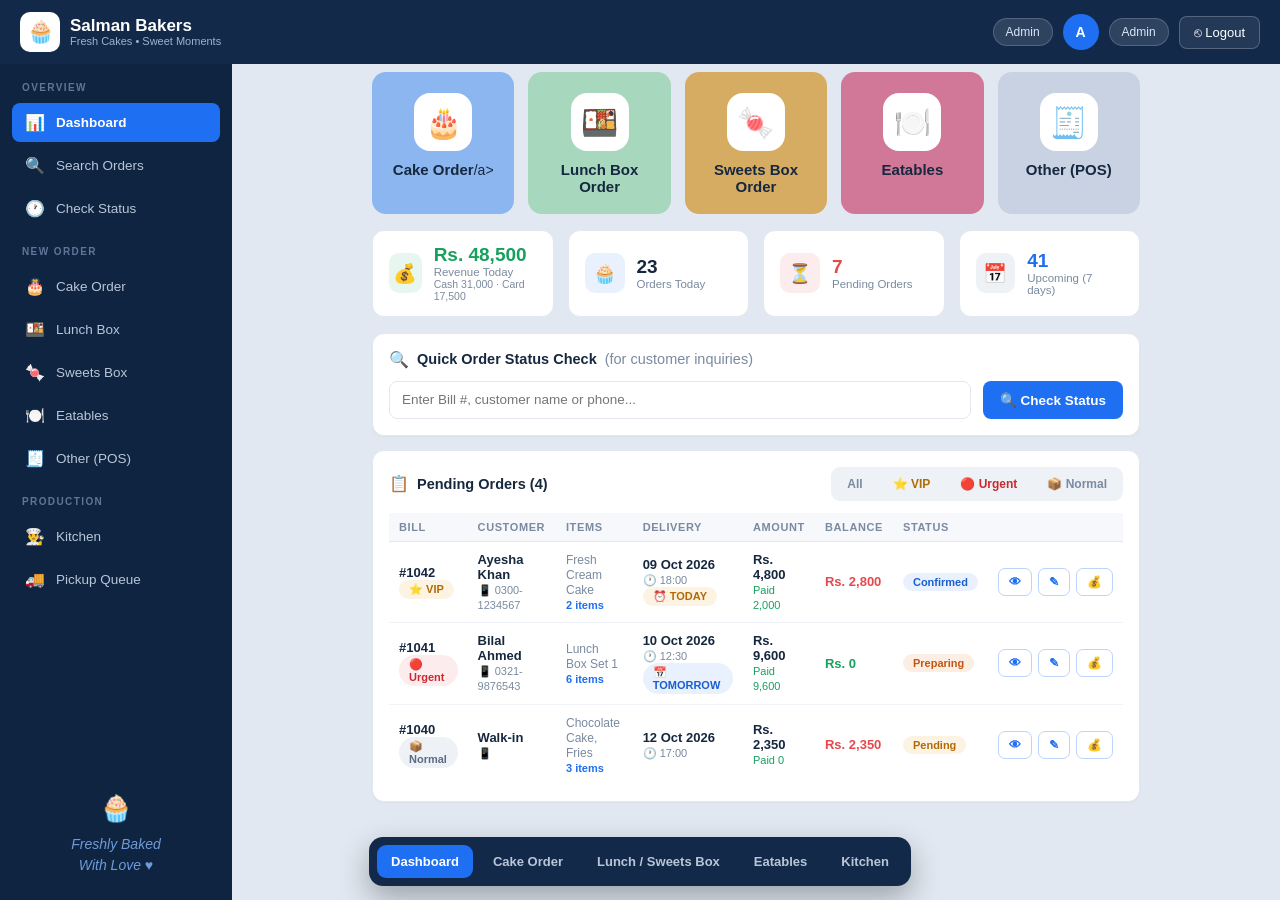
<file: preview/index.html>
<!DOCTYPE html>
<!-- ============================================================
     STATIC VISUAL PREVIEW ONLY (not part of the app).
     Mirrors the new PHP screens with sample data so the look can
     be approved before deploying. Real screens: dashboard.php,
     order_cake.php, order_box.php, order_eatables.php, index.php
     ============================================================ -->
<html>

<head>
    <meta charset="UTF-8">
    <meta name="viewport" content="width=device-width, initial-scale=1">
    <title>New UI Preview — Salman Bakers POS</title>
    <link rel="stylesheet" href="../assets/app.css">
    <style>
        .view {
            display: none;
        }

        .view.on {
            display: block;
        }

        .viewswitch {
            position: fixed;
            bottom: 14px;
            left: 50%;
            transform: translateX(-50%);
            z-index: 400;
            background: #12294a;
            padding: 8px;
            border-radius: 14px;
            display: flex;
            gap: 6px;
            box-shadow: 0 12px 30px rgba(0, 0, 0, .3);
        }

        .viewswitch button {
            border: none;
            background: transparent;
            color: #b9c6d8;
            padding: 9px 14px;
            border-radius: 9px;
            font-size: 13px;
            font-weight: 600;
            cursor: pointer;
        }

        .viewswitch button.on {
            background: #1f6ff2;
            color: #fff;
        }

        body {
            padding-bottom: 70px;
        }
    </style>
</head>

<body>

    <div class="app-topbar">
        <div class="app-brand">
            <div class="logo">🧁</div>
            <div>
                <h1>Salman Bakers</h1><small>Fresh Cakes • Sweet Moments</small>
            </div>
        </div>
        <div class="app-top-right">
            <span class="app-chip">Admin</span>
            <span class="app-avatar">A</span>
            <span class="app-chip">Admin</span>
            <a class="app-btn-logout" href="#">⎋ Logout</a>
        </div>
    </div>

    <div class="app-layout">
        <nav class="app-sidebar">
            <div class="grp">Overview</div>
            <a class="app-nav-item" id="nav-dash" href="#" onclick="show('dash');return false;"><span
                    class="ic">📊</span> Dashboard</a>
            <a class="app-nav-item" href="#"><span class="ic">🔍</span> Search Orders</a>
            <a class="app-nav-item" href="#"><span class="ic">🕐</span> Check Status</a>
            <div class="grp">New Order</div>
            <a class="app-nav-item" id="nav-cake" href="#" onclick="show('cake');return false;"><span
                    class="ic">🎂</span> Cake Order</a>
            <a class="app-nav-item" id="nav-box" href="#" onclick="show('box');return false;"><span class="ic">🍱</span>
                Lunch Box</a>
            <a class="app-nav-item" href="#" onclick="show('box');return false;"><span class="ic">🍬</span> Sweets
                Box</a>
            <a class="app-nav-item" id="nav-eat" href="#" onclick="show('eat');return false;"><span
                    class="ic">🍽️</span> Eatables</a>
            <a class="app-nav-item" href="#"><span class="ic">🧾</span> Other (POS)</a>
            <div class="grp">Production</div>
            <a class="app-nav-item" href="#"><span class="ic">👨‍🍳</span> Kitchen</a>
            <a class="app-nav-item" href="#"><span class="ic">🚚</span> Pickup Queue</a>
            <div class="love"><span class="big">🧁</span>Freshly Baked<br>With Love ♥</div>
        </nav>

        <main class="app-main">

            <!-- ================= DASHBOARD ================= -->
            <section class="view on" id="v-dash">
                <div class="quick-grid">
                    <a class="quick-card qc-blue" href="#" onclick="show('cake');return false;"><span
                            class="q-arrow">→</span><span class="q-ic">🎂</span><span class="q-lb">Cake Order</span>/a>
                        <a class="quick-card qc-green" href="#" onclick="show('box');return false;"><span
                                class="q-arrow">→</span><span class="q-ic">🍱</span><span class="q-lb">Lunch Box
                                Order</span></a>
                        <a class="quick-card qc-amber" href="#" onclick="show('box');return false;"><span
                                class="q-arrow">→</span><span class="q-ic">🍬</span><span class="q-lb">Sweets Box
                                Order</span></a>
                        <a class="quick-card qc-pink" href="#" onclick="show('eat');return false;"><span
                                class="q-arrow">→</span><span class="q-ic">🍽️</span><span
                                class="q-lb">Eatables</span></a>
                        <a class="quick-card qc-slate" href="#"><span class="q-arrow">→</span><span
                                class="q-ic">🧾</span><span class="q-lb">Other (POS)</span></a>
                </div>

                <div class="mini-stats">
                    <div class="mini-stat"><span class="ic" style="background:#e7f7ef;">💰</span>
                        <div>
                            <div class="n" style="color:var(--green);">Rs. 48,500</div>
                            <div class="l">Revenue Today</div>
                            <div class="s">Cash 31,000 · Card 17,500</div>
                        </div>
                    </div>
                    <div class="mini-stat"><span class="ic" style="background:#eaf1fe;">🧁</span>
                        <div>
                            <div class="n">23</div>
                            <div class="l">Orders Today</div>
                        </div>
                    </div>
                    <div class="mini-stat"><span class="ic" style="background:#fdecee;">⏳</span>
                        <div>
                            <div class="n" style="color:var(--red);">7</div>
                            <div class="l">Pending Orders</div>
                        </div>
                    </div>
                    <div class="mini-stat"><span class="ic" style="background:#eef1f6;">📅</span>
                        <div>
                            <div class="n" style="color:var(--blue);">41</div>
                            <div class="l">Upcoming (7 days)</div>
                        </div>
                    </div>
                </div>

                <div class="card mt16">
                    <div class="card-title"><span class="ic">🔍</span> Quick Order Status Check <span class="muted"
                            style="font-weight:400;">(for customer inquiries)</span></div>
                    <div class="row" style="flex-wrap:nowrap;">
                        <input class="inp" placeholder="Enter Bill #, customer name or phone...">
                        <button class="btn btn-primary" style="flex:0 0 auto;">🔍 Check Status</button>
                    </div>
                </div>

                <div class="card mt16">
                    <div class="card-title"><span class="ic">📋</span> Pending Orders (4)
                        <span class="spacer"></span>
                        <div class="tabs"><button class="active">All</button><button style="color:#b26a05;">⭐
                                VIP</button><button style="color:#c92a2f;">🔴 Urgent</button><button>📦 Normal</button>
                        </div>
                    </div>
                    <table class="tbl">
                        <thead>
                            <tr>
                                <th>Bill</th>
                                <th>Customer</th>
                                <th>Items</th>
                                <th>Delivery</th>
                                <th>Amount</th>
                                <th>Balance</th>
                                <th>Status</th>
                                <th></th>
                            </tr>
                        </thead>
                        <tbody>
                            <tr>
                                <td><strong>#1042</strong><br><span class="bdg prio-vip">⭐ VIP</span></td>
                                <td><strong>Ayesha Khan</strong><br><span class="muted" style="font-size:11px;">📱
                                        0300-1234567</span></td>
                                <td style="max-width:220px;"><span class="muted" style="font-size:12px;">Fresh Cream
                                        Cake</span><br><span style="font-size:11px;color:var(--blue);font-weight:600;">2
                                        items</span></td>
                                <td><strong>09 Oct 2026</strong><br><span class="muted" style="font-size:11px;">🕐
                                        18:00</span> <span class="bdg pending">⏰ TODAY</span></td>
                                <td><strong>Rs. 4,800</strong><br><span class="muted"
                                        style="font-size:11px;color:var(--green);">Paid 2,000</span></td>
                                <td style="color:var(--red);font-weight:700;">Rs. 2,800</td>
                                <td><span class="bdg confirmed">Confirmed</span></td>
                                <td>
                                    <div style="display:flex;gap:6px;"><button
                                            class="btn btn-sm btn-outline">👁</button><button
                                            class="btn btn-sm btn-outline">✎</button><button
                                            class="btn btn-sm btn-outline">💰</button></div>
                                </td>
                            </tr>
                            <tr>
                                <td><strong>#1041</strong><br><span class="bdg prio-urgent">🔴 Urgent</span></td>
                                <td><strong>Bilal Ahmed</strong><br><span class="muted" style="font-size:11px;">📱
                                        0321-9876543</span></td>
                                <td style="max-width:220px;"><span class="muted" style="font-size:12px;">Lunch Box Set
                                        1</span><br><span style="font-size:11px;color:var(--blue);font-weight:600;">6
                                        items</span></td>
                                <td><strong>10 Oct 2026</strong><br><span class="muted" style="font-size:11px;">🕐
                                        12:30</span> <span class="bdg confirmed">📅 TOMORROW</span></td>
                                <td><strong>Rs. 9,600</strong><br><span class="muted"
                                        style="font-size:11px;color:var(--green);">Paid 9,600</span></td>
                                <td style="color:var(--green);font-weight:700;">Rs. 0</td>
                                <td><span class="bdg preparing">Preparing</span></td>
                                <td>
                                    <div style="display:flex;gap:6px;"><button
                                            class="btn btn-sm btn-outline">👁</button><button
                                            class="btn btn-sm btn-outline">✎</button><button
                                            class="btn btn-sm btn-outline">💰</button></div>
                                </td>
                            </tr>
                            <tr>
                                <td><strong>#1040</strong><br><span class="bdg prio-normal">📦 Normal</span></td>
                                <td><strong>Walk-in</strong><br><span class="muted" style="font-size:11px;">📱</span>
                                </td>
                                <td style="max-width:220px;"><span class="muted" style="font-size:12px;">Chocolate Cake,
                                        Fries</span><br><span
                                        style="font-size:11px;color:var(--blue);font-weight:600;">3 items</span></td>
                                <td><strong>12 Oct 2026</strong><br><span class="muted" style="font-size:11px;">🕐
                                        17:00</span></td>
                                <td><strong>Rs. 2,350</strong><br><span class="muted"
                                        style="font-size:11px;color:var(--green);">Paid 0</span></td>
                                <td style="color:var(--red);font-weight:700;">Rs. 2,350</td>
                                <td><span class="bdg pending">Pending</span></td>
                                <td>
                                    <div style="display:flex;gap:6px;"><button
                                            class="btn btn-sm btn-outline">👁</button><button
                                            class="btn btn-sm btn-outline">✎</button><button
                                            class="btn btn-sm btn-outline">💰</button></div>
                                </td>
                            </tr>
                        </tbody>
                    </table>
                </div>
            </section>

            <!-- ================= CAKE ================= -->
            <section class="view" id="v-cake">
                <div class="page-head">
                    <div class="ph-ic">🎂</div>
                    <div>
                        <h2>Create Cake Order</h2>
                        <p>Select category, flavour and other details to create a new cake order.</p>
                    </div>
                    <div class="spacer"></div><a class="btn btn-outline" href="#">＋ New Order</a>
                </div>
                <div class="order-cols">
                    <div>
                        <div class="card">
                            <div class="grid-3">
                                <div class="fld"><label>👤 Customer</label>
                                    <div class="row" style="flex-wrap:nowrap; display:none;"><input class="inp"
                                            placeholder="Search name or phone..."><button class="btn btn-outline btn-sm"
                                            style="flex:0 0 auto;">＋ Add New</button></div>
                                    <input class="inp mt8" value="Walk-in">
                                </div>
                                <div class="fld"><label>Order Type</label>
                                    <select class="inp">
                                        <option>🛍 Pickup</option>
                                        <option> Delivery</option>
                                    </select>
                                </div>
                                <div class="fld"><label>Delivery / Pickup Date &amp; Time</label>
                                    <div class="row" style="flex-wrap:nowrap;"><input type="date" class="inp"
                                            value="2026-10-09"><input type="time" class="inp" value="15:00"></div>
                                </div>
                            </div>
                        </div>
                        <div class="card">
                            <div class="sec">
                                <div class="num">1</div>
                                <div class="sec-head" style="flex:1;">
                                    <h4>Category</h4>
                                    <p>Choose a predefined category — or search any cake item (F2)</p>
                                    <input class="inp mt12"
                                        placeholder="🔍 Search cake item... e.g. cream, brownie, chocolate">
                                    <div class="tiles scroll mt12">
                                        <div class="tile on" onclick="pick(this)"><span class="tick">✓</span><span
                                                class="t-ic">🎂</span><span class="t-lb">Fresh Cream Cake</span><span
                                                class="t-sb">Rs. 760</span></div>
                                        <div class="tile" onclick="pick(this)"><span class="tick">✓</span><span
                                                class="t-ic">🍰</span><span class="t-lb">Mousse Cake</span><span
                                                class="t-sb">Rs. 950</span></div>
                                        <div class="tile" onclick="pick(this)"><span class="tick">✓</span><span
                                                class="t-ic">☕</span><span class="t-lb">Café Cake</span><span
                                                class="t-sb">Rs. 880</span></div>
                                        <div class="tile" onclick="pick(this)"><span class="tick">✓</span><span
                                                class="t-ic">🧈</span><span class="t-lb">Butter Cream Cake</span><span
                                                class="t-sb">Rs. 720</span></div>
                                        <div class="tile" onclick="pick(this)"><span class="tick">✓</span><span
                                                class="t-ic">🍫</span><span class="t-lb">Fresh Brownie Cake</span><span
                                                class="t-sb">Rs. 990</span></div>
                                        <div class="tile" onclick="pick(this)"><span class="tick">✓</span><span
                                                class="t-ic">🍨</span><span class="t-lb">Ice Cream Cake</span><span
                                                class="t-sb">Rs. 1,100</span></div>
                                    </div>
                                </div>
                            </div>
                        </div>
                        <div class="card">
                            <div class="row" style="align-items:flex-start;">
                                <div class="sec" style="flex:1;">
                                    <div class="num">2</div>
                                    <div class="sec-head" style="flex:1;">
                                        <h4>Flavour</h4>
                                        <p>Filled by selected category</p>
                                        <select class="inp mt12">
                                            <option>Chocolate Icing (Rs. 760)</option>
                                            <option>Vanilla Icing (Rs. 760)</option>
                                            <option>Black Forest (Rs. 850)</option>
                                        </select>
                                    </div>
                                </div>
                                <div class="sec" style="flex:1;">
                                    <div class="num">3</div>
                                    <div class="sec-head" style="flex:1;">
                                        <h4>Ladi</h4>
                                        <p>Tray / sheet option</p>
                                        <select class="inp mt12">
                                            <option>N/A</option>
                                            <option>Quarter Ladi</option>
                                            <option>Half Ladi</option>
                                            <option>Full Ladi</option>
                                        </select>
                                    </div>
                                </div>
                                <div class="sec" style="flex:1.2;">
                                    <div class="num">4</div>
                                    <div class="sec-head" style="flex:1;">
                                        <h4>Shape</h4>
                                        <p>Pick the cake shape</p>
                                        <div class="tiles mt12">
                                            <div class="tile on" style="min-width:78px;padding:10px 8px;"
                                                onclick="pick(this)"><span class="tick">✓</span><span class="t-ic"
                                                    style="font-size:18px;">⬤</span><span class="t-lb">Round</span>
                                            </div>
                                            <div class="tile" style="min-width:78px;padding:10px 8px;"
                                                onclick="pick(this)"><span class="tick">✓</span><span class="t-ic"
                                                    style="font-size:18px;">▢</span><span class="t-lb">Square</span>
                                            </div>
                                            <div class="tile" style="min-width:78px;padding:10px 8px;"
                                                onclick="pick(this)"><span class="tick">✓</span><span class="t-ic"
                                                    style="font-size:18px;">♡</span><span class="t-lb">Heart</span>
                                            </div>
                                            <div class="tile" style="min-width:78px;padding:10px 8px;"
                                                onclick="pick(this)"><span class="tick">✓</span><span class="t-ic"
                                                    style="font-size:18px;">▭</span><span class="t-lb">Sheet</span>
                                            </div>
                                            <div class="tile" style="min-width:78px;padding:10px 8px;"
                                                onclick="pick(this)"><span class="tick">✓</span><span class="t-ic"
                                                    style="font-size:18px;">✎</span><span class="t-lb">Other</span>
                                            </div>
                                        </div>
                                    </div>
                                </div>
                            </div>
                        </div>
                        <div class="card">
                            <div class="row" style="align-items:flex-end;">
                                <div class="sec" style="flex:1.2;">
                                    <div class="num">5</div>
                                    <div class="sec-head" style="flex:1;">
                                        <h4>Size / UOM</h4>
                                        <p>Filled by selected category</p>
                                        <select class="inp mt12">
                                            <option>1 Kg (10-12 servings)</option>
                                            <option>2 Kg (20-24 servings)</option>
                                            <option>3 Kg (30-35 servings)</option>
                                        </select>
                                    </div>
                                </div>
                                <div class="sec" style="flex:.9;">
                                    <div class="num">6</div>
                                    <div class="sec-head">
                                        <h4>Quantity</h4>
                                        <p>Number of cakes</p>
                                        <div class="stepper-n mt12"><button>−</button><input
                                                value="2"><button>＋</button></div>
                                    </div>
                                </div>
                                <div class="fld" style="flex:1;"><label>Price (per unit)</label><input class="inp"
                                        type="number" value="760"><span class="hint">Editable — tap to change</span>
                                </div>
                                <div style="flex:1;background:var(--blue-soft);border-radius:10px;padding:12px 14px;">
                                    <div class="hint">Total (approx.)</div>
                                    <div style="font-size:21px;font-weight:800;color:var(--blue);">Rs. 1,520</div>
                                    <div class="hint">2 kg</div>
                                </div>
                            </div>
                        </div>
                        <div class="card">
                            <div class="sec">
                                <div class="num">7</div>
                                <div class="sec-head" style="flex:1;">
                                    <h4>Cake Image</h4>
                                    <p>Upload or choose a reference image</p>
                                    <div class="row mt12" style="align-items:stretch;">
                                        <div class="dropzone" style="flex:1;"><span class="up">⬆</span>Click to upload
                                            or drag &amp; drop<br><span class="hint">JPG, PNG — Max 5MB</span></div>
                                        <div class="thumbs" style="flex:1.4;">
                                            <div class="thb on"
                                                style="display:flex;align-items:center;justify-content:center;font-size:26px;">
                                                🎂</div>
                                            <div class="thb"
                                                style="display:flex;align-items:center;justify-content:center;font-size:26px;">
                                                🍰</div>
                                            <div class="thb"
                                                style="display:flex;align-items:center;justify-content:center;font-size:26px;">
                                                🧁</div>
                                            <div class="thb"
                                                style="display:flex;align-items:center;justify-content:center;font-size:26px;">
                                                🍫</div>
                                        </div>
                                    </div>
                                </div>
                            </div>
                        </div>
                        <div class="card">
                            <div class="row" style="align-items:flex-start;">
                                <div class="sec" style="flex:.8;">
                                    <div class="num">8</div>
                                    <div class="sec-head" style="flex:1;">
                                        <h4>Extra Charges <span class="muted" style="font-weight:400;">(optional)</span>
                                        </h4>
                                        <p>One simple field — added once to the bill</p>
                                        <div class="fld mt12">
                                            <input class="inp" type="number" value="50" placeholder="Rs. 0">
                                            <span class="hint">e.g. packaging, decoration, delivery</span>
                                        </div>
                                    </div>
                                </div>
                                <div class="sec" style="flex:1.2;">
                                    <div class="num">9</div>
                                    <div class="sec-head" style="flex:1;">
                                        <h4>Remarks <span class="muted" style="font-weight:400;">(optional)</span></h4>
                                        <div class="fld mt12">
                                            <input class="inp" placeholder="✍ Cake message (written on the cake)...">
                                            <textarea class="inp mt8"
                                                placeholder="Any special message, notes or custom design details..."></textarea>
                                            <span class="hint" style="text-align:right;">0/300</span>
                                        </div>
                                    </div>
                                </div>
                            </div>
                            <button class="collapse-btn">▾ More options</button>
                        </div>
                    </div>
                    <div>
                        <div class="card">
                            <div class="card-title"><span class="ic">🖼️</span> Cake Preview <span
                                    class="spacer"></span><button class="btn btn-ghost btn-sm">Change Image</button>
                            </div>
                            <div class="preview-box">🎂</div>
                            <div class="thumbs mini mt8">
                                <div class="thb on"
                                    style="display:flex;align-items:center;justify-content:center;font-size:20px;">🎂
                                </div>
                                <div class="thb"
                                    style="display:flex;align-items:center;justify-content:center;font-size:20px;">🍰
                                </div>
                                <div class="thb"
                                    style="display:flex;align-items:center;justify-content:center;font-size:20px;">🧁
                                </div>
                            </div>
                        </div>
                        <div class="card summary">
                            <div class="card-title"><span class="ic">🧾</span> Order Summary</div>
                            <div class="s-row"><span class="k">Category</span><span class="v">Fresh Cream Cake</span>
                            </div>
                            <div class="s-row"><span class="k">Flavour</span><span class="v">Chocolate Icing</span>
                            </div>
                            <div class="s-row"><span class="k">Ladi</span><span class="v">Half Ladi</span></div>
                            <div class="s-row"><span class="k">Shape</span><span class="v">Round</span></div>
                            <div class="s-row"><span class="k">Size / UOM</span><span class="v">1 kg</span></div>
                            <div class="s-row"><span class="k">Quantity</span><span class="v">2</span></div>
                            <div class="s-row"><span class="k">Price (per unit)</span><span class="v">Rs. 760</span>
                            </div>
                            <div class="s-row"><span class="k">Subtotal</span><span class="v">Rs. 1,520</span></div>
                            <div class="s-row"><span class="k">+ Packaging</span><span class="v">Rs. 50</span></div>
                            <div class="s-total"><span>Total Amount</span><span>Rs. 1,570</span></div>
                            <button class="btn btn-primary btn-block mt12">🛒 Add to Order</button>
                            <button class="btn btn-ghost btn-block mt8">⏸ Hold Order</button>
                            <a class="btn btn-outline btn-block mt8" href="#">📋 View All Orders</a>
                        </div>
                    </div>
                </div>
            </section>

            <!-- ================= LUNCH / SWEETS BOX ================= -->
            <section class="view" id="v-box">
                <div class="page-head">
                    <div class="ph-ic">🍱</div>
                    <div>
                        <h2>Create Lunch Box Order</h2>
                        <p>Build lunch boxes sets and quantities in a few steps.</p>
                    </div>
                    <div class="spacer"></div><a class="btn btn-outline" href="#">＋ New Order</a><a
                        class="btn btn-ghost" href="#">Switch to Sweets Box</a>
                </div>
                <div class="order-cols three">
                    <div class="card side-panel">
                        <input class="inp" placeholder="🔍 Search items...">
                        <span class="hint">e.g. chicken, pizza, juice...</span>
                        <div class="card-title mt16" style="font-size:13px;">Default Items</div>
                        <div class="sp-item"><span class="th">🥪</span><span class="nm">Chicken Sandwich<br><span
                                    class="pr">Rs. 250 / piece</span></span><button
                                class="btn btn-outline btn-sm">Add</button></div>
                        <div class="sp-item"><span class="th">🍟</span><span class="nm">Fries<br><span class="pr">Rs.
                                    150 / portion</span></span><button class="btn btn-outline btn-sm">Add</button></div>
                        <div class="sp-item"><span class="th">🍗</span><span class="nm">Chicken Nuggets<br><span
                                    class="pr">Rs. 300 / piece</span></span><button
                                class="btn btn-outline btn-sm">Add</button></div>
                        <div class="sp-item"><span class="th">🧃</span><span class="nm">Juice<br><span class="pr">Rs. 80
                                    / box</span></span><button class="btn btn-outline btn-sm">Add</button></div>
                        <div class="sp-item"><span class="th">🌯</span><span class="nm">Chicken Wrap<br><span
                                    class="pr">Rs. 320 / piece</span></span><button
                                class="btn btn-outline btn-sm">Add</button></div>
                        <div class="sp-item"><span class="th">🍕</span><span class="nm">Mini Pizza<br><span
                                    class="pr">Rs. 350 / piece</span></span><button
                                class="btn btn-outline btn-sm">Add</button></div>
                        <button class="btn btn-outline btn-block mt12">⊕ Add New Item</button>
                    </div>
                    <div>
                        <div class="card">
                            <div class="grid-3">
                                <div class="fld"><label>👤 Customer</label>
                                    <div class="row" style="flex-wrap:nowrap; display:none;"><input class="inp"
                                            placeholder="Search name or phone..."><button class="btn btn-outline btn-sm"
                                            style="flex:0 0 auto;">＋ Add New</button></div>
                                    <input class="inp mt8" value="Walk-in">
                                </div>
                                <div class="fld"><label>Order Type</label><select class="inp">
                                        <option>🛍 Pickup</option>
                                        <option> Delivery</option>
                                    </select></div>
                                <div class="fld"><label>Pickup / Delivery Date &amp; Time</label>
                                    <div class="row" style="flex-wrap:nowrap;"><input type="date" class="inp"
                                            value="2026-10-09"><input type="time" class="inp" value="12:00"></div>
                                </div>
                            </div>
                        </div>
                        <div class="card">
                            <div class="card-title"><span class="ic">🍱</span> Lunch Box Sets <span
                                    class="spacer"></span><button class="btn btn-outline btn-sm">＋ Add another
                                    set</button></div>
                            <input class="inp"
                                placeholder="🔍 Search items to add to the selected set (e.g. chicken, pizza, juice...)">

                            <div class="set-card" style="border-color:var(--blue);">
                                <div class="set-head"><span class="num">1</span>
                                    <div>
                                        <h5>Set 1</h5><span class="sub">6 lunch boxes • Combination 1</span>
                                    </div><span class="spacer"></span>
                                    <span class="lbl" style="font-size:12px;color:var(--muted);">Quantity</span>
                                    <span class="stepper-n"><button>−</button><input value="6"><button>＋</button></span>
                                    <span class="lbl" style="font-size:11px;color:var(--muted);">(lunch boxes)</span>
                                    <button class="btn btn-danger btn-sm">✕</button>
                                </div>
                                <div class="set-body">
                                    <div class="lbl" style="font-size:11px;color:var(--muted);margin-bottom:6px;">Items
                                        in this set</div>
                                    <div class="set-item"><input type="checkbox" class="chk" checked><span
                                            class="th">🥪</span><span class="nm">Chicken Sandwich <span class="lbl">Rs.
                                                250</span></span><span class="lbl">Qty per box</span><input class="inp"
                                            style="width:64px;" value="1"><select class="inp" style="width:96px;">
                                            <option>piece</option>
                                        </select><button class="x">✕</button></div>
                                    <div class="set-item"><input type="checkbox" class="chk" checked><span
                                            class="th">🍟</span><span class="nm">Fries <span class="lbl">Rs.
                                                150</span></span><span class="lbl">Qty per box</span><input class="inp"
                                            style="width:64px;" value="1"><select class="inp" style="width:96px;">
                                            <option>portion</option>
                                        </select><button class="x">✕</button></div>
                                    <div class="set-item"><input type="checkbox" class="chk" checked><span
                                            class="th">🍗</span><span class="nm">Chicken Nuggets <span class="lbl">Rs.
                                                300</span></span><span class="lbl">Qty per box</span><input class="inp"
                                            style="width:64px;" value="3"><select class="inp" style="width:96px;">
                                            <option>pieces</option>
                                        </select><button class="x">✕</button></div>
                                    <div class="set-item"><input type="checkbox" class="chk" checked><span
                                            class="th">🧃</span><span class="nm">Juice <span class="lbl">Rs.
                                                80</span></span><span class="lbl">Qty per box</span><input class="inp"
                                            style="width:64px;" value="1"><select class="inp" style="width:96px;">
                                            <option>box</option>
                                        </select><button class="x">✕</button></div>
                                    <div class="row mt8" style="flex-wrap:nowrap;align-items:center;"><select
                                            class="inp">
                                            <option>＋ Add item to this set...</option>
                                        </select><button class="btn btn-outline btn-sm"
                                            style="flex:0 0 auto;">Add</button></div>
                                </div>
                            </div>

                            <div class="set-card">
                                <div class="set-head"><span class="num">2</span>
                                    <div>
                                        <h5>Set 2</h5><span class="sub">3 lunch boxes • Combination 2</span>
                                    </div><span class="spacer"></span>
                                    <span class="lbl" style="font-size:12px;color:var(--muted);">Quantity</span>
                                    <span class="stepper-n"><button>−</button><input value="3"><button>＋</button></span>
                                    <span class="lbl" style="font-size:11px;color:var(--muted);">(lunch boxes)</span>
                                    <button class="btn btn-danger btn-sm">✕</button>
                                </div>
                                <div class="set-body">
                                    <div class="lbl" style="font-size:11px;color:var(--muted);margin-bottom:6px;">Items
                                        in this set</div>
                                    <div class="set-item"><input type="checkbox" class="chk" checked><span
                                            class="th">🌯</span><span class="nm">Chicken Wrap <span class="lbl">Rs.
                                                320</span></span><span class="lbl">Qty per box</span><input class="inp"
                                            style="width:64px;" value="1"><select class="inp" style="width:96px;">
                                            <option>piece</option>
                                        </select><button class="x">✕</button></div>
                                    <div class="set-item"><input type="checkbox" class="chk" checked><span
                                            class="th">🍕</span><span class="nm">Mini Pizza <span class="lbl">Rs.
                                                350</span></span><span class="lbl">Qty per box</span><input class="inp"
                                            style="width:64px;" value="1"><select class="inp" style="width:96px;">
                                            <option>piece</option>
                                        </select><button class="x">✕</button></div>
                                    <div class="row mt8" style="flex-wrap:nowrap;align-items:center;"><select
                                            class="inp">
                                            <option>＋ Add item to this set...</option>
                                        </select><button class="btn btn-outline btn-sm"
                                            style="flex:0 0 auto;">Add</button></div>
                                </div>
                            </div>
                        </div>
                        <button class="collapse-btn">▾ More options</button>
                    </div>
                    <div>
                        <div class="card summary">
                            <div class="card-title"><span class="ic">🧾</span> Order Summary</div>
                            <div class="s-stat">
                                <div class="box">
                                    <div class="n">🍱 2</div>
                                    <div class="l">Lunch Box Sets</div>
                                </div>
                                <div class="box">
                                    <div class="n">🍴 9</div>
                                    <div class="l">Total Lunch Boxes</div>
                                </div>
                            </div>
                            <div class="card-title" style="font-size:13px;">Set Breakdown</div>
                            <div class="s-row"><span class="k">Set 1</span><span class="v">6 boxes</span></div>
                            <div class="s-row"><span class="k">Set 2</span><span class="v">3 boxes</span></div>
                            <div class="s-row mt12"><span class="k">Items Total</span><span class="v">Rs. 15,570</span>
                            </div>
                            <div class="fld mt8"><label>Packaging / Extra Charge (Rs.)</label><input class="inp"
                                    type="number" value="0"></div>
                            <div class="s-total"><span>Total Amount</span><span>Rs. 15,570</span></div>
                            <button class="btn btn-primary btn-block mt12">🛒 Add to Order</button>
                            <button class="btn btn-ghost btn-block mt8">⏸ Hold Order</button>
                            <a class="btn btn-outline btn-block mt8" href="#">📋 View All Orders</a>
                        </div>
                    </div>
                </div>
            </section>

            <!-- ================= EATABLES ================= -->
            <section class="view" id="v-eat">
                <div class="page-head">
                    <div class="ph-ic">🍽️</div>
                    <div>
                        <h2>Eatables</h2>
                        <p>Tap a picture to add it to the order. Tap again to increase quantity.</p>
                    </div>
                    <div class="spacer"></div>
                    <input class="inp" style="max-width:260px;" placeholder="🔍 Search eatables...">
                    <a class="btn btn-outline" href="#">＋ New Order</a>
                </div>
                <div class="order-cols">
                    <div>
                        <div class="card">
                            <div class="grid-3">
                                <div class="fld"><label>👤 Customer</label>
                                    <div class="row" style="flex-wrap:nowrap; display:none;"><input class="inp"
                                            placeholder="Search name or phone..."><button class="btn btn-outline btn-sm"
                                            style="flex:0 0 auto;">＋ Add New</button></div>
                                    <input class="inp mt8" value="Walk-in">
                                </div>
                                <div class="fld"><label>Order Type</label><select class="inp">
                                        <option>🛍 Pickup</option>
                                        <option> Delivery</option>
                                    </select></div>
                                <div class="fld"><label>Pickup / Delivery Date &amp; Time</label>
                                    <div class="row" style="flex-wrap:nowrap;"><input type="date" class="inp"
                                            value="2026-10-09"><input type="time" class="inp" value="13:30"></div>
                                </div>
                            </div>
                        </div>
                        <div class="eat-grid mt16">
                            <div class="eat-card has"><span class="cnt">2</span>
                                <div class="ph">🥪</div>
                                <div class="bd">
                                    <div class="nm">Chicken Sandwich</div>
                                    <div class="pr">Rs. 250</div>
                                    <div class="um">per piece</div>
                                </div>
                            </div>
                            <div class="eat-card has"><span class="cnt">1</span>
                                <div class="ph">🍟</div>
                                <div class="bd">
                                    <div class="nm">Fries</div>
                                    <div class="pr">Rs. 150</div>
                                    <div class="um">per portion</div>
                                </div>
                            </div>
                            <div class="eat-card"><span class="cnt">0</span>
                                <div class="ph">🍗</div>
                                <div class="bd">
                                    <div class="nm">Chicken Nuggets</div>
                                    <div class="pr">Rs. 300</div>
                                    <div class="um">per piece</div>
                                </div>
                            </div>
                            <div class="eat-card"><span class="cnt">0</span>
                                <div class="ph">🧃</div>
                                <div class="bd">
                                    <div class="nm">Juice</div>
                                    <div class="pr">Rs. 80</div>
                                    <div class="um">per box</div>
                                </div>
                            </div>
                            <div class="eat-card"><span class="cnt">0</span>
                                <div class="ph">🌯</div>
                                <div class="bd">
                                    <div class="nm">Chicken Wrap</div>
                                    <div class="pr">Rs. 320</div>
                                    <div class="um">per piece</div>
                                </div>
                            </div>
                            <div class="eat-card"><span class="cnt">0</span>
                                <div class="ph">🍕</div>
                                <div class="bd">
                                    <div class="nm">Mini Pizza</div>
                                    <div class="pr">Rs. 350</div>
                                    <div class="um">per piece</div>
                                </div>
                            </div>
                            <div class="eat-card"><span class="cnt">0</span>
                                <div class="ph">🍓</div>
                                <div class="bd">
                                    <div class="nm">Fruit Cup</div>
                                    <div class="pr">Rs. 200</div>
                                    <div class="um">per cup</div>
                                </div>
                            </div>
                            <div class="eat-card"><span class="cnt">0</span>
                                <div class="ph">💧</div>
                                <div class="bd">
                                    <div class="nm">Water</div>
                                    <div class="pr">Rs. 50</div>
                                    <div class="um">per bottle</div>
                                </div>
                            </div>
                            <div class="eat-card"><span class="cnt">0</span>
                                <div class="ph">🍬</div>
                                <div class="bd">
                                    <div class="nm">Sweet Box (Small)</div>
                                    <div class="pr">Rs. 1,200</div>
                                    <div class="um">per box</div>
                                </div>
                            </div>
                            <div class="eat-card"><span class="cnt">0</span>
                                <div class="ph">🧁</div>
                                <div class="bd">
                                    <div class="nm">Cupcake</div>
                                    <div class="pr">Rs. 180</div>
                                    <div class="um">per pcs</div>
                                </div>
                            </div>
                        </div>
                    </div>
                    <div>
                        <div class="card summary">
                            <div class="card-title"><span class="ic">🧾</span> Order Summary <span
                                    class="spacer"></span><button class="btn btn-ghost btn-sm">🗑 Clear</button></div>
                            <div class="cart-row"><span class="th">🥪</span><span class="mid"><span class="nm">Chicken
                                        Sandwich</span><br><span class="sb">Rs. 250 / piece</span></span><span
                                    class="stepper-n"><button>−</button><input value="2"><button>＋</button></span><span
                                    class="amt">Rs. 500</span><button class="x">✕</button></div>
                            <div class="cart-row"><span class="th">🍟</span><span class="mid"><span
                                        class="nm">Fries</span><br><span class="sb">Rs. 150 / portion</span></span><span
                                    class="stepper-n"><button>−</button><input value="1"><button>＋</button></span><span
                                    class="amt">Rs. 150</span><button class="x">✕</button></div>
                            <div class="s-row mt12"><span class="k">Subtotal</span><span class="v">Rs. 650</span></div>
                            <div class="row mt8" style="flex-wrap:nowrap;">
                                <div class="fld"><label>Discount %</label><input class="inp" type="number" value="0">
                                </div>
                                <div class="fld"><label>Flat Disc (Rs.)</label><input class="inp" type="number"
                                        value="0"></div>
                            </div>
                            <div class="row mt8" style="flex-wrap:nowrap;">
                                <div class="fld"><label>Advance (Rs.)</label><input class="inp" type="number" value="0">
                                </div>
                                <div class="fld"><label>Method</label><select class="inp">
                                        <option>—</option>
                                        <option>💵 Cash</option>
                                    </select></div>
                            </div>
                            <div class="s-row mt8"><span class="k">Balance</span><span class="v"
                                    style="color:var(--red);">Rs. 650</span></div>
                            <div class="s-total"><span>Total Amount</span><span>Rs. 650</span></div>
                            <button class="btn btn-primary btn-block mt12">🛒 Add to Order</button>
                            <button class="btn btn-ghost btn-block mt8">⏸ Hold Order</button>
                            <a class="btn btn-outline btn-block mt8" href="#">📋 View All Orders</a>
                        </div>
                    </div>
                </div>
            </section>

        </main>
    </div>

    <!-- ================= KITCHEN ================= -->
    <section class="view" id="v-kitch">
        <div class="page-head">
            <div class="ph-ic">👨‍</div>
            <div>
                <h2>Kitchen Orders</h2>
                <p>View and manage all incoming orders. Prepare and update their status.</p>
            </div>
            <div class="spacer"></div>
            <span class="bdg confirmed">📥 New: 2</span><span class="bdg preparing">🔥 Preparing: 1</span><span
                class="bdg ready">✅ Ready: 1</span>
        </div>
        <div style="display:grid;grid-template-columns:minmax(0,1fr) 300px;gap:16px;align-items:start;">
            <div>
                <div class="card">
                    <div class="row" style="flex-wrap:wrap;align-items:flex-end;">
                        <div class="fld" style="flex:1.4;min-width:220px;"><label>🔍 Search</label><input class="inp"
                                placeholder="Search by cake name, item or order #..."></div>
                        <div class="fld" style="flex:1.4;min-width:240px;"><label>Order Type</label>
                            <div class="tabs"><button class="active">All</button><button>Cake</button><button>Lunch
                                    Box</button><button>Sweets Box</button><button>Custom</button></div>
                        </div>
                        <div class="fld" style="flex:1;min-width:160px;"><label>Status</label><select class="inp">
                                <option>In Kitchen (new + preparing)</option>
                                <option>Ready (to pack / hand over)</option>
                                <option>All active</option>
                            </select></div>
                    </div>
                </div>
                <div style="display:grid;grid-template-columns:1fr 1fr;gap:14px;margin-top:16px;">
                    <div class="card" style="padding:0;overflow:hidden;">
                        <div
                            style="display:flex;align-items:center;gap:10px;padding:12px 14px;border-bottom:1px solid var(--line);">
                            <span style="font-size:15px;font-weight:800;">#1025</span><span class="bdg"
                                style="background:#fdeef3;color:#d34f7d;">Cake Order</span><span
                                class="spacer"></span><span class="hint">🕐 12 mins ago</span></div>
                        <div style="display:grid;grid-template-columns:1.25fr 1fr;gap:12px;padding:14px;">
                            <div style="display:flex;gap:10px;">
                                <div
                                    style="width:86px;height:86px;border-radius:10px;background:var(--blue-soft);display:flex;align-items:center;justify-content:center;font-size:34px;">
                                    🎂</div>
                                <div>
                                    <h5 style="font-size:14px;color:var(--blue);">Chocolate Cake (Chocolate Icing)</h5>
                                    <div class="hint">Ayesha Khan · 1 items</div>
                                    <div style="font-size:11.5px;margin-top:5px;">🎂 [Extra cream on top]</div>
                                </div>
                            </div>
                            <div
                                style="background:#f8fafc;border:1px solid var(--line);border-radius:10px;padding:10px 12px;font-size:11.5px;">
                                <h6 style="font-size:12px;margin-bottom:6px;">Order Details</h6>
                                <div style="padding:2.5px 0;">🧾 Quantity: 1</div>
                                <div style="padding:2.5px 0;">📐 Size: 1 kg</div>
                                <div style="padding:2.5px 0;"> Delivery: Pickup</div>
                                <div style="padding:2.5px 0;">🕐 Time: 09 Oct, 18:00</div>
                            </div>
                        </div>
                        <div style="display:flex;gap:8px;padding:0 14px 12px;"><span class="bdg confirmed">🎂 Type:
                                Chocolate Icing</span><span class="bdg confirmed">💰 Rs. 1,520</span></div>
                        <div
                            style="display:flex;gap:8px;padding:12px 14px;background:#f8fafc;border-top:1px solid var(--line);">
                            <button class="btn btn-outline" style="flex:1;">👁 View Details</button><button
                                class="btn btn-primary" style="flex:1;">🔥 Mark as Preparing</button></div>
                    </div>
                    <div class="card" style="padding:0;overflow:hidden;">
                        <div
                            style="display:flex;align-items:center;gap:10px;padding:12px 14px;border-bottom:1px solid var(--line);">
                            <span style="font-size:15px;font-weight:800;">#1024</span><span class="bdg"
                                style="background:#e7f7ef;color:#12814b;">Lunch Box Order</span><span
                                class="spacer"></span><span class="hint">🕐 25 mins ago</span></div>
                        <div style="display:grid;grid-template-columns:1.25fr 1fr;gap:12px;padding:14px;">
                            <div style="display:flex;gap:10px;">
                                <div
                                    style="width:86px;height:86px;border-radius:10px;background:var(--blue-soft);display:flex;align-items:center;justify-content:center;font-size:34px;">
                                    🍱</div>
                                <div>
                                    <h5 style="font-size:14px;color:var(--blue);">Lunch Box Set (6 boxes)</h5>
                                    <div class="hint">Bilal Ahmed · 4 items</div>
                                    <div style="font-size:11.5px;margin-top:5px;">🥪 Chicken Sandwich + Fries</div>
                                </div>
                            </div>
                            <div
                                style="background:#f8fafc;border:1px solid var(--line);border-radius:10px;padding:10px 12px;font-size:11.5px;">
                                <h6 style="font-size:12px;margin-bottom:6px;">Order Details</h6>
                                <div style="padding:2.5px 0;">🧾 Quantity: 24</div>
                                <div style="padding:2.5px 0;">📐 Size: 6 piece</div>
                                <div style="padding:2.5px 0;"> Delivery: Home Delivery</div>
                                <div style="padding:2.5px 0;">🕐 Time: 10 Oct, 12:30</div>
                            </div>
                        </div>
                        <div style="display:flex;gap:8px;padding:0 14px 12px;"><span class="bdg confirmed">📦 Total
                                Boxes: 24</span><span class="bdg confirmed">💰 Rs. 15,570</span></div>
                        <div
                            style="display:flex;gap:8px;padding:12px 14px;background:#f8fafc;border-top:1px solid var(--line);">
                            <button class="btn btn-outline" style="flex:1;">👁 View Details</button><button
                                class="btn btn-success" style="flex:1;">✅ Mark as Ready</button></div>
                    </div>
                </div>
            </div>
            <div>
                <div class="card">
                    <div class="card-title"><span class="ic">⚡</span> Quick Actions</div>
                    <div style="display:grid;grid-template-columns:1fr 1fr;gap:10px;">
                        <button class="btn btn-ghost" style="flex-direction:column;padding:14px 8px;"><span
                                style="font-size:20px;display:block;margin-bottom:6px;color:var(--green);">✅</span>Mark
                            All Ready</button>
                        <button class="btn btn-ghost" style="flex-direction:column;padding:14px 8px;"><span
                                style="font-size:20px;display:block;margin-bottom:6px;color:var(--blue);">📋</span>View
                            All Orders</button>
                        <button class="btn btn-ghost" style="flex-direction:column;padding:14px 8px;"><span
                                style="font-size:20px;display:block;margin-bottom:6px;color:var(--amber);">⏸</span>Pause
                            Refresh</button>
                        <button class="btn btn-ghost" style="flex-direction:column;padding:14px 8px;"><span
                                style="font-size:20px;display:block;margin-bottom:6px;color:var(--blue);">🔄</span>Refresh
                            Now</button>
                    </div>
                </div>
                <div class="card mt16">
                    <div class="card-title"><span class="ic">📈</span> Order Progress</div>
                    <div style="display:flex;align-items:center;gap:14px;">
                        <div
                            style="width:108px;height:108px;border-radius:50%;background:conic-gradient(var(--amber) 0 50%, var(--blue) 50% 75%, var(--green) 75% 100%);position:relative;flex-shrink:0;">
                            <div style="position:absolute;inset:14px;background:#fff;border-radius:50%;"></div>
                            <div
                                style="position:absolute;inset:0;display:flex;flex-direction:column;align-items:center;justify-content:center;font-size:15px;font-weight:800;color:var(--amber);">
                                1/4<small style="font-size:9px;color:var(--muted);">In Progress</small></div>
                        </div>
                        <div style="flex:1;font-size:12px;">
                            <div style="display:flex;gap:7px;padding:3px 0;"><span
                                    style="width:9px;height:9px;border-radius:50%;background:var(--amber);"></span>
                                Pending <b style="margin-left:auto;">2</b></div>
                            <div style="display:flex;gap:7px;padding:3px 0;"><span
                                    style="width:9px;height:9px;border-radius:50%;background:var(--blue);"></span> In
                                Progress <b style="margin-left:auto;">1</b></div>
                            <div style="display:flex;gap:7px;padding:3px 0;"><span
                                    style="width:9px;height:9px;border-radius:50%;background:var(--green);"></span>
                                Ready <b style="margin-left:auto;">1</b></div>
                        </div>
                    </div>
                </div>
                <div class="card mt16 center"
                    style="background:var(--blue-soft);border-color:var(--blue-line);padding:26px 16px;">
                    <div style="font-size:30px;">👨‍🍳</div>
                    <div style="font-size:13px;font-weight:600;color:var(--blue);margin-top:8px;line-height:1.5;">Great
                        food<br>makes happy customers!</div>
                    <div style="color:var(--blue);margin-top:6px;">♥</div>
                </div>
            </div>
        </div>
    </section>

    </main>
    </div>

    <div class="viewswitch">
        <button class="on" onclick="show('dash', this)">Dashboard</button>
        <button onclick="show('cake', this)">Cake Order</button>
        <button onclick="show('box', this)">Lunch / Sweets Box</button>
        <button onclick="show('eat', this)">Eatables</button>
        <button onclick="show('kitch', this)">Kitchen</button>
    </div>

    <script>
        function show(v, btn) {
            document.querySelector('.app-sidebar').style.display = (v === 'dash' || v === 'kitch') ? '' : 'none';
            document.querySelectorAll('.view').forEach(function (s) { s.classList.remove('on'); });
            document.getElementById('v-' + v).classList.add('on');
            document.querySelectorAll('.viewswitch button').forEach(function (b) { b.classList.remove('on'); });
            var map = { dash: 0, cake: 1, box: 2, eat: 3, kitch: 4 };
            document.querySelectorAll('.viewswitch button')[map[v]].classList.add('on');
            document.querySelectorAll('.app-nav-item').forEach(function (n) { n.classList.remove('active'); });
            var nav = document.getElementById('nav-' + v);
            if (nav) nav.classList.add('active');
            window.scrollTo(0, 0);
        }
        function pick(el) {
            var sibs = el.parentNode.querySelectorAll('.tile');
            sibs.forEach(function (t) { t.classList.remove('on'); });
            el.classList.add('on');
        }
        show('dash');
    </script>
</body>

</html>
</file>
<file: assets/app.css>
/* ============================================================
   BestPOS — clean & simple design system (new screens)
   Navy shell + white cards + blue accents. No heavy clutter.
   ============================================================ */
* { box-sizing: border-box; margin: 0; padding: 0; }
html, body { height: 100%; }
body {
    font-family: 'Segoe UI', Tahoma, Verdana, sans-serif;
    background: #e1e8f1; color: #16283f; font-size: 14px;
}
a { text-decoration: none; color: inherit; }
button { font-family: inherit; }
img { display: block;border-radius: 50% !important; }

:root {
    --navy: #12294a;
    --navy-dark: #0e2440;
    --navy-line: #1d3a63;
    --blue: #1f6ff2;
    --blue-soft: #eaf1fe;
    --blue-line: #bcd3fb;
    --line: #e3e8f0;
    --muted: #7a8aa0;
    --text: #16283f;
    --green: #18a05e;
    --red: #e5484d;
    --amber: #f5a524;
    --radius: 12px;
}













/* ---------- TOPBAR ---------- */
.app-topbar {
    height: 64px; background: var(--navy); color: #fff;
    display: flex; justify-content: space-between; align-items: center; gap: 16px; padding: 0 20px;
    position: sticky; top: 0; z-index: 50;
}
.app-brand { display: flex; align-items: center; gap: 10px; min-width: 230px; }
.app-brand .logo {
    width: 40px; height: 40px; border-radius: 10px; background: #fff; overflow: hidden;
    display: flex; align-items: center; justify-content: center; font-size: 22px;
}
.app-brand .logo img { width: 100%; height: 100%; object-fit: cover; }
.app-brand h1 { font-size: 17px; font-weight: 700; line-height: 1.1; }
.app-brand small { display: block; font-size: 11px; color: #9fb3cd; font-weight: 400; }
.app-topsearch {
    flex: 1; max-width: 420px; margin-left: auto; position: relative;
}
.app-topsearch input {
    width: 100%; padding: 9px 14px 9px 36px; border: none; border-radius: 8px;
    background: #ffffff; font-size: 13px; color: var(--text); outline: none;
}
.app-topsearch .ic { position: absolute; left: 12px; top: 9px; color: var(--muted); font-size: 14px; }
.app-top-right { display: flex; align-items: center; gap: 10px; }
.app-chip {
    display: inline-flex; align-items: center; gap: 6px; font-size: 12px;
    background: rgba(255,255,255,.12); border: 1px solid rgba(255,255,255,.18);
    padding: 6px 12px; border-radius: 20px; color: #dbe6f5;
}
.app-avatar {
    width: 36px; height: 36px; border-radius: 50%; background: var(--blue);
    color: #fff; display: flex; align-items: center; justify-content: center;
    font-weight: 700; font-size: 14px;
}
.app-btn-logout {
    display: inline-flex; align-items: center; gap: 6px; font-size: 13px; color: #fff;
    background: rgba(255,255,255,.08); border: 1px solid rgba(255,255,255,.22);
    padding: 8px 14px; border-radius: 8px; cursor: pointer;
}
.app-btn-logout:hover { background: rgba(255,255,255,.16); }

/* ---------- LAYOUT ---------- */
.app-layout { display: flex; min-height: calc(100vh - 64px); }
.app-sidebar {
    width: 232px; background: var(--navy-dark); flex-shrink: 0;
    padding: 18px 12px; display: flex; flex-direction: column; gap: 4px;
}
.app-sidebar .grp {
    font-size: 10px; letter-spacing: 1.4px; color: #5f7699; font-weight: 700;
    text-transform: uppercase; margin: 14px 10px 6px;
}
.app-sidebar .grp:first-child { margin-top: 0; }
.app-nav-item {
    display: flex; align-items: center; gap: 10px; padding: 10px 12px;
    border-radius: 8px; color: #b9c6d8; font-size: 13.5px; font-weight: 500;
}
.app-nav-item .ic { width: 22px; text-align: center; font-size: 16px; }
.app-nav-item:hover { background: rgba(255,255,255,.07); color: #fff; }
.app-nav-item.active { background: var(--blue); color: #fff; font-weight: 600; }
.app-sidebar .love {
    margin-top: auto; padding: 18px 10px 6px; text-align: center; color: #6f9bd8;
    font-style: italic; font-size: 14px; line-height: 1.5;
}
.app-sidebar .love .big { font-size: 26px; font-style: normal; display: block; margin-bottom: 6px; }

.app-main { flex: 1;padding: 8px 140px 40px; min-width: 0; }

/* ---------- PAGE HEAD ---------- */
.page-head { display: flex; align-items: center; gap: 14px; margin-bottom: 16px; }
.page-head .ph-ic {
    width: 46px; height: 46px; border-radius: 12px; background: var(--blue-soft);
    display: flex; align-items: center; justify-content: center; font-size: 24px;
}
.page-head h2 { font-size: 21px; font-weight: 700; }
.page-head p { font-size: 12.5px; color: var(--muted); margin-top: 2px; }
.page-head .spacer { flex: 1; }

/* ---------- CARDS ---------- */
.card {
    background: #fff; border: 1px solid var(--line); border-radius: var(--radius);
    padding: 16px; box-shadow: 0 1px 2px rgba(22,40,63,.04);
}
.card + .card { margin-top: 14px; }
.card-title { display: flex; align-items: center; gap: 8px; font-size: 14.5px; font-weight: 700; margin-bottom: 12px; }
.card-title .ic { font-size: 16px; }
.card-title .spacer { flex: 1; }

/* ---------- FIELDS ---------- */
.fld { display: flex; flex-direction: column; gap: 5px; min-width: 0; }
.fld > label { font-size: 11.5px; font-weight: 600; color: var(--muted); }
.inp, select.inp, textarea.inp {
    padding: 9px 12px; border: 1px solid var(--line); border-radius: 8px;
    font-size: 13.5px; color: var(--text); background: #fff; outline: none; width: 100%;
}
.inp:focus { border-color: var(--blue); box-shadow: 0 0 0 3px rgba(31,111,242,.12); }
.inp[readonly], .inp:disabled { background: #f6f8fb; color: var(--muted); }
textarea.inp { resize: vertical; min-height: 84px; }
.row { display: flex; gap: 12px; flex-wrap: wrap; }
.row > * { flex: 1; }
.grid-3 { display: grid; grid-template-columns: repeat(3, 1fr); gap: 12px; }
.grid-4 { display: grid; grid-template-columns: repeat(4, 1fr); gap: 12px; }

/* ---------- BUTTONS ---------- */
.btn {
    display: inline-flex; align-items: center; justify-content: center; gap: 8px;
    padding: 10px 16px; border-radius: 8px; border: 1px solid transparent;
    font-size: 13.5px; font-weight: 600; cursor: pointer; transition: .15s;
    background: #fff; color: var(--text); white-space: nowrap;
}
.btn-primary { background: var(--blue); color: #fff; }
.btn-primary:hover { background: #155cd6; }
.btn-outline { border-color: var(--blue-line); color: var(--blue); background: #fff; }
.btn-outline:hover { background: var(--blue-soft); }
.btn-ghost { border-color: var(--line); color: var(--muted); }
.btn-ghost:hover { background: #f6f8fb; color: var(--text); }
.btn-danger { background: #fdecee; color: var(--red); border-color: #f6c9cc; }
.btn-danger:hover { background: #fbdadd; }
.btn-sm { padding: 6px 10px; font-size: 12px; border-radius: 7px; }
.btn-block { width: 100%; }
.btn[disabled] { opacity: .6; cursor: not-allowed; }

/* segmented (Pickup / Delivery) */
.seg { display: inline-flex; gap: 8px; }
.seg button {
    display: inline-flex; align-items: center; gap: 7px; padding: 9px 16px;
    border-radius: 8px; border: 1px solid var(--line); background: #fff;
    font-size: 13px; font-weight: 600; color: var(--muted); cursor: pointer;
}
.seg button.on { background: var(--blue-soft); border-color: var(--blue); color: var(--blue); }

/* ---------- NUMBERED SECTION ---------- */
.sec { display: flex; gap: 10px; align-items: flex-start; margin-bottom: 12px; }
.sec .num {
    width: 22px; height: 22px; border-radius: 50%; background: var(--blue); color: #fff;
    font-size: 12px; font-weight: 700; display: flex; align-items: center;
    justify-content: center; flex-shrink: 0; margin-top: 1px;
}
.sec .sec-head h4 { font-size: 14px; font-weight: 700; }
.sec .sec-head p { font-size: 11.5px; color: var(--muted); }

/* ---------- TILES (category / shape / extras) ---------- */
.tiles { display: flex; gap: 10px; flex-wrap: wrap; }
.tiles.scroll { flex-wrap: nowrap; overflow-x: auto; padding-bottom: 6px; }
.tile {
    position: relative; min-width: 108px; padding: 14px 12px 12px; text-align: center;
    border: 1px solid var(--line); border-radius: 10px; background: #fff; cursor: pointer;
    transition: .15s;
}
.tile:hover { border-color: var(--blue-line); }
.tile .t-ic { font-size: 26px; display: block; margin-bottom: 6px; }
.tile .t-lb { font-size: 12px; font-weight: 600; color: var(--text); line-height: 1.25; }
.tile .t-sb { font-size: 11px; color: var(--muted); margin-top: 3px; }
.tile.on { border-color: var(--blue); background: var(--blue-soft); box-shadow: 0 0 0 1px var(--blue) inset; }
.tile.on .t-lb { color: var(--blue); }
.tile .tick {
    position: absolute; top: 6px; right: 6px; width: 16px; height: 16px; border-radius: 50%;
    background: var(--blue); color: #fff; font-size: 10px; display: none;
    align-items: center; justify-content: center;
}
.tile.on .tick { display: flex; }
.tile img.t-img { width: 56px; height: 56px; object-fit: cover; border-radius: 8px; margin: 0 auto 6px; }

/* ---------- STEPPER ---------- */
.stepper-n { display: inline-flex; align-items: center; gap: 2px; border: 1px solid var(--line); border-radius: 8px; overflow: hidden; }
.stepper-n button {
    width: 34px; height: 36px; border: none; background: #fff; color: var(--blue);
    font-size: 17px; font-weight: 700; cursor: pointer;
}
.stepper-n button:hover { background: var(--blue-soft); }
.stepper-n input {
    width: 52px; border: none; text-align: center; font-size: 15px; font-weight: 700;
    color: var(--text); outline: none; -moz-appearance: textfield;
}
.stepper-n input::-webkit-outer-spin-button, .stepper-n input::-webkit-inner-spin-button { -webkit-appearance: none; }

/* ---------- TWO-COLUMN ORDER LAYOUT ---------- */
.order-cols { display: grid; grid-template-columns: minmax(0,1fr) 330px; gap: 16px; align-items: start; }
.order-cols.three { grid-template-columns: 250px minmax(0,1fr) 330px; }

/* ---------- SUMMARY CARD ---------- */
.summary .s-row { display: flex; justify-content: space-between; gap: 10px; padding: 7px 0; font-size: 13px; border-bottom: 1px dashed var(--line); }
.summary .s-row:last-of-type { border-bottom: none; }
.summary .s-row .k { color: var(--muted); }
.summary .s-row .v { font-weight: 600; text-align: right; }
.summary .s-total {
    margin-top: 10px; background: var(--blue-soft); border-radius: 8px; padding: 12px 14px;
    display: flex; justify-content: space-between; align-items: center;
    font-size: 15px; font-weight: 700; color: var(--blue);
}
.summary .s-stat { display: grid; grid-template-columns: 1fr 1fr; gap: 10px; margin-bottom: 12px; }
.summary .s-stat .box { background: #f6f8fb; border-radius: 10px; padding: 12px; text-align: center; }
.summary .s-stat .box .n { font-size: 20px; font-weight: 800; color: var(--blue); display: flex; gap: 6px; justify-content: center; align-items: center; }
.summary .s-stat .box .l { font-size: 11px; color: var(--muted); margin-top: 3px; }

/* ---------- SETS (lunch / sweets boxes) ---------- */
.set-card { border: 1px solid var(--line); border-radius: 10px; margin-top: 12px; overflow: hidden; }
.set-head { display: flex; align-items: center; gap: 10px; padding: 12px 14px; background: #f8fafc; border-bottom: 1px solid var(--line); }
.set-head .num { width: 26px; height: 26px; border-radius: 50%; background: var(--blue); color: #fff; font-weight: 700; display: flex; align-items: center; justify-content: center; font-size: 13px; }
.set-head h5 { font-size: 14px; font-weight: 700; }
.set-head .sub { font-size: 11.5px; color: var(--muted); }
.set-head .spacer { flex: 1; }
.set-body { padding: 12px 14px; }
.set-item { display: flex; align-items: center; gap: 10px; padding: 8px; border-radius: 8px; }
.set-item:nth-child(odd) { background: #f8fafc; }
.set-item .chk { width: 17px; height: 17px; accent-color: var(--blue); }
.set-item .th { width: 40px; height: 40px; border-radius: 8px; background: var(--blue-soft); object-fit: cover; display: flex; align-items: center; justify-content: center; font-size: 20px; flex-shrink: 0; overflow: hidden; }
.set-item .nm { flex: 1; font-size: 13px; font-weight: 600; color: var(--blue); min-width: 0; overflow: hidden; text-overflow: ellipsis; white-space: nowrap; }
.set-item .lbl { font-size: 11px; color: var(--muted); white-space: nowrap; }
.set-item select.inp, .set-item input.inp { padding: 6px 8px; font-size: 12.5px; }
.set-item .x { border: none; background: none; color: var(--muted); font-size: 15px; cursor: pointer; padding: 4px; }
.set-item .x:hover { color: var(--red); }

/* ---------- DEFAULT ITEMS PANEL ---------- */
.side-panel .sp-item { display: flex; align-items: center; gap: 10px; padding: 8px; border-radius: 8px; }
.side-panel .sp-item:hover { background: #f6f8fb; }
.side-panel .sp-item .th { width: 42px; height: 42px; border-radius: 8px; background: var(--blue-soft); display: flex; align-items: center; justify-content: center; font-size: 21px; overflow: hidden; flex-shrink: 0; }
.side-panel .sp-item .th img { width: 100%; height: 100%; object-fit: cover; }
.side-panel .sp-item .nm { flex: 1; font-size: 12.5px; font-weight: 600; min-width: 0; overflow: hidden; text-overflow: ellipsis; white-space: nowrap; }
.side-panel .sp-item .pr { font-size: 11px; color: var(--muted); }

/* ---------- EATABLE GRID ---------- */
.eat-grid { display: grid; grid-template-columns: repeat(auto-fill, minmax(150px, 1fr)); gap: 12px; }
.eat-card {
    border: 1px solid var(--line); border-radius: 12px; background: #fff; overflow: hidden;
    cursor: pointer; transition: .15s; position: relative;
}
.eat-card:hover { border-color: var(--blue); transform: translateY(-2px); box-shadow: 0 6px 16px rgba(22,40,63,.08); }
.eat-card .ph { height: 104px; background: var(--blue-soft); display: flex; align-items: center; justify-content: center; font-size: 44px; overflow: hidden; }
.eat-card .ph img { width: 100%; height: 100%; object-fit: cover; }
.eat-card .bd { padding: 10px 12px; }
.eat-card .bd .nm { font-size: 12.5px; font-weight: 600; line-height: 1.3; min-height: 32px; }
.eat-card .bd .pr { font-size: 13px; font-weight: 700; color: var(--blue); margin-top: 4px; }
.eat-card .bd .um { font-size: 11px; color: var(--muted); }
.eat-card .cnt {
    position: absolute; top: 8px; right: 8px; min-width: 22px; height: 22px; padding: 0 6px;
    border-radius: 11px; background: var(--blue); color: #fff; font-size: 12px; font-weight: 700;
    display: none; align-items: center; justify-content: center;
}
.eat-card.has .cnt { display: flex; }

/* ---------- CART (right panel rows) ---------- */
.cart-row { display: flex; align-items: center; gap: 10px; padding: 8px 0; border-bottom: 1px dashed var(--line); }
.cart-row:last-child { border-bottom: none; }
.cart-row .th { width: 38px; height: 38px; border-radius: 8px; background: var(--blue-soft); display: flex; align-items: center; justify-content: center; font-size: 19px; overflow: hidden; flex-shrink: 0; }
.cart-row .th img { width: 100%; height: 100%; object-fit: cover; }
.cart-row .mid { flex: 1; min-width: 0; }
.cart-row .mid .nm { font-size: 12.5px; font-weight: 600; overflow: hidden; text-overflow: ellipsis; white-space: nowrap; }
.cart-row .mid .sb { font-size: 11px; color: var(--muted); }
.cart-row .amt { font-size: 12.5px; font-weight: 700; white-space: nowrap; }
.cart-row .x { border: none; background: none; color: var(--muted); cursor: pointer; font-size: 14px; }
.cart-row .x:hover { color: var(--red); }

/* ---------- DASHBOARD ---------- */
.quick-grid { display: grid; grid-template-columns: repeat(5, 1fr); gap: 14px; }
.quick-card {
    position: relative; border-radius: 14px; padding: 20px 16px 18px; text-align: center;
    background: #fff; border: 1px solid var(--line); cursor: pointer; transition: .18s;
    display: block; overflow: hidden;
}
.quick-card:hover { transform: translateY(-3px); box-shadow: 0 10px 24px rgba(22,40,63,.10); border-color: transparent; }
.quick-card .q-ic {
    width: 58px; height: 58px; margin: 0 auto 10px; border-radius: 16px; font-size: 30px;
    display: flex; align-items: center; justify-content: center;
}
.quick-card .q-lb { font-size: 15px; font-weight: 700; }
.quick-card .q-sb { font-size: 11.5px; color: var(--muted); margin-top: 4px; line-height: 1.35; }
.quick-card .q-arrow { position: absolute; top: 12px; right: 14px; color: var(--muted); font-size: 14px; opacity: 0; transition: .18s; }
.quick-card:hover .q-arrow { opacity: 1; }




.qc-blue .q-ic { background: #eaf1fe; }   .qc-blue:hover { background: linear-gradient(180deg,#fff, #87b9ff); }
.qc-green .q-ic { background: #e7f7ef; }  .qc-green:hover { background: linear-gradient(180deg,#fff, #85e5b2); }
.qc-amber .q-ic { background: #fdf3e3; }  .qc-amber:hover { background: linear-gradient(180deg,#fff, #ff9522); }
.qc-pink .q-ic { background: #fdeef3; }   .qc-pink:hover { background: linear-gradient(180deg,#fff, #ff668f); }
.qc-slate .q-ic { background: #eef1f6; }  .qc-slate:hover { background: linear-gradient(180deg,#fff, #8491a5); }






.mini-stats { display: grid; grid-template-columns: repeat(4, 1fr); gap: 14px; margin-top: 16px; }
.mini-stat { background: #fff; border: 1px solid var(--line); border-radius: 12px; padding: 14px 16px; display: flex; align-items: center; gap: 12px; }
.mini-stat .ic { width: 40px; height: 40px; border-radius: 10px; display: flex; align-items: center; justify-content: center; font-size: 19px; }
.mini-stat .n { font-size: 19px; font-weight: 800; line-height: 1.1; }
.mini-stat .l { font-size: 11.5px; color: var(--muted); }
.mini-stat .s { font-size: 10.5px; color: var(--muted); }

/* ---------- TABLE (simple) ---------- */
.tbl { width: 100%; border-collapse: collapse; }
.tbl th { text-align: left; font-size: 11px; letter-spacing: .6px; text-transform: uppercase; color: var(--muted); padding: 8px 10px; border-bottom: 1px solid var(--line); }
.tbl td { padding: 10px; border-bottom: 1px solid #f0f3f8; font-size: 13px; vertical-align: middle; }
.tbl tr:last-child td { border-bottom: none; }
.tbl tr:hover td { background: #f9fbfd; }

/* badges */
.bdg { display: inline-block; padding: 3px 10px; border-radius: 20px; font-size: 11px; font-weight: 700; }
.bdg.pending { background: #fdf3e3; color: #b26a05; }
.bdg.confirmed { background: #eaf1fe; color: #1a5fd0; }
.bdg.preparing { background: #fdeee3; color: #c05612; }
.bdg.ready { background: #e7f7ef; color: #12814b; }
.bdg.hold { background: #eef1f6; color: #5c6b80; }
.bdg.paid, .bdg.delivered { background: #e7f7ef; color: #12814b; }
.bdg.cancelled { background: #fdecee; color: #c92a2f; }
.bdg.prio-vip { background: #fdf3e3; color: #b26a05; }
.bdg.prio-urgent { background: #fdecee; color: #c92a2f; }
.bdg.prio-normal { background: #eef1f6; color: #5c6b80; }

/* tabs */
.tabs { display: inline-flex; gap: 6px; background: #eef1f6; padding: 4px; border-radius: 9px; }
.tabs button { border: none; background: none; padding: 6px 12px; border-radius: 7px; font-size: 12px; font-weight: 600; color: var(--muted); cursor: pointer; }
.tabs button.on { background: #fff; color: var(--blue); box-shadow: 0 1px 3px rgba(22,40,63,.12); }

/* ---------- MISC ---------- */
.hint { font-size: 11px; color: var(--muted); }
.muted { color: var(--muted); }
.spacer { flex: 1; }
.mt8 { margin-top: 8px; } .mt12 { margin-top: 12px; } .mt16 { margin-top: 16px; }
.center { text-align: center; }
.empty { text-align: center; color: var(--muted); padding: 34px 10px; font-size: 13px; }
.empty .big { font-size: 34px; display: block; margin-bottom: 8px; }

.dropzone {
    border: 2px dashed var(--blue-line); border-radius: 10px; background: #fbfdff;
    padding: 22px 12px; text-align: center; color: var(--muted); font-size: 12px; cursor: pointer;
}
.dropzone:hover { background: var(--blue-soft); }
.dropzone .up { font-size: 22px; color: var(--blue); display: block; margin-bottom: 6px; }

.thumbs { display: flex; gap: 8px; overflow-x: auto; padding: 4px 2px; }
.thumbs .thb { width: 74px; height: 62px; border-radius: 8px; border: 2px solid var(--line); overflow: hidden; cursor: pointer; flex-shrink: 0; position: relative; background: #fff; }
.thumbs .thb img { width: 100%; height: 100%; object-fit: cover; }
.thumbs .thb.on { border-color: var(--blue); }
.thumbs .thb.on::after { content: '✓'; position: absolute; top: 3px; right: 3px; width: 15px; height: 15px; border-radius: 50%; background: var(--blue); color: #fff; font-size: 10px; display: flex; align-items: center; justify-content: center; }

.preview-box { border-radius: 10px; overflow: hidden; background: var(--blue-soft); height: 210px; display: flex; align-items: center; justify-content: center; font-size: 60px; }
.preview-box img { width: 100%; height: 100%; object-fit: cover; }

/* suggest dropdown */
.suggest-box {
    position: absolute; background: #fff; border: 1px solid var(--line); border-radius: 10px;
    max-height: 260px; overflow-y: auto; z-index: 60; min-width: 260px; width: 100%;
    box-shadow: 0 10px 26px rgba(22,40,63,.14); margin-top: 4px;
}
.suggest-item { padding: 9px 12px; border-bottom: 1px solid #f0f3f8; cursor: pointer; }
.suggest-item:hover { background: var(--blue-soft); }
.suggest-item .name { font-weight: 600; font-size: 13px; }
.suggest-item .meta { font-size: 11px; color: var(--muted); margin-top: 2px; }
.badge-vip { background: #fdf3e3; color: #b26a05; padding: 1px 6px; border-radius: 8px; font-size: 9px; margin-left: 4px; font-weight: 700; }
.badge-loyal { background: #e7f7ef; color: #12814b; padding: 1px 6px; border-radius: 8px; font-size: 9px; margin-left: 4px; font-weight: 700; }

/* modal + toast (shared) */
.modal-overlay { position: fixed; inset: 0; background: rgba(14,36,64,.45); display: none; align-items: center; justify-content: center; z-index: 200; padding: 20px; }
.modal-overlay.show { display: flex; }
.modal { background: #fff; border-radius: 14px; padding: 22px; width: 100%; max-width: 480px; max-height: 86vh; overflow-y: auto; }
.modal h3 { font-size: 16px; margin-bottom: 14px; }
.modal .form-group { margin-bottom: 12px; }
.modal label { display: block; font-size: 12px; font-weight: 600; color: var(--muted); margin-bottom: 5px; }
.modal-actions { display: flex; gap: 8px; justify-content: flex-end; margin-top: 16px; }
.toast { position: fixed; top: 76px; right: 20px; padding: 12px 18px; border-radius: 10px; color: #fff; font-size: 13px; z-index: 300; transform: translateX(130%); transition: transform .3s; box-shadow: 0 8px 20px rgba(0,0,0,.18); }
.toast.show { transform: translateX(0); }
.toast.success { background: var(--green); }
.toast.error { background: var(--red); }
.toast.info { background: var(--blue); }

/* collapse */
.collapse-btn { border: none; background: none; color: var(--blue); font-size: 12px; font-weight: 600; cursor: pointer; padding: 4px 0; }
.collapse-body { display: none; }
.collapse-body.open { display: block; }

@media (max-width: 1180px) {
    .order-cols, .order-cols.three { grid-template-columns: 1fr; }
    .quick-grid { grid-template-columns: repeat(3, 1fr); }
    .mini-stats { grid-template-columns: repeat(2, 1fr); }
}
@media (max-width: 760px) {
    .app-sidebar { display: none; }
    .quick-grid { grid-template-columns: repeat(2, 1fr); }
    .grid-3, .grid-4 { grid-template-columns: 1fr 1fr; }
}
@media print {
    .app-topbar, .app-sidebar { display: none !important; }
}

/* ============================================================
   LEGACY COMPAT — restyles old style.css components to the new
   palette so the whole app feels like one product.
   (app.css is loaded AFTER style.css on legacy pages)
   ============================================================ */
body { background: #e1e8f1; }
.app-main h2, .app-main h3, .app-main h4 { color: var(--text); }
.app-main .data-card, .app-main .chart-card, .app-main .stat-card,
.app-main .payment-card, .app-main .filter-bar {
    background: #fff; border: 1px solid var(--line); border-radius: var(--radius);
    box-shadow: 0 1px 2px rgba(22,40,63,.04);
}
.app-main .stat-card .stat-icon { border-radius: 10px; }
.app-main table th { background: #f6f8fb; color: var(--muted); border-bottom: 1px solid var(--line); font-size: 11px; letter-spacing: .6px; text-transform: uppercase; }
.app-main table td { border-bottom: 1px solid #f0f3f8; }
.app-main table tr:hover { background: #f9fbfd; }
.btn-primary { background: var(--blue) !important; }
.btn-primary:hover { background: #155cd6 !important; }
.btn-outline { border-color: var(--blue-line) !important; color: var(--blue) !important; }
.btn-outline:hover { background: var(--blue-soft) !important; }
.btn-confirm { background: var(--blue); border-radius: 8px; }
.btn-confirm:hover { background: #155cd6; }
.btn-hold { border: 2px solid var(--blue-line); color: var(--blue); border-radius: 8px; }
.btn-hold:hover { background: var(--blue-soft); }
.pay-method.selected { border-color: var(--blue); background: var(--blue); }
.pay-method:hover { border-color: var(--blue); background: var(--blue-soft); }
.bar-fill { background: linear-gradient(90deg, #1f6ff2, #7fb0fb); }
.pickup-card.ready { border-color: var(--green); background: #eafaf1; }
.pickup-card .order-num { color: var(--blue); }
.kitchen-card.urgent { border-color: var(--red); }
.kitchen-card-footer { background: #f6f8fb; }
.modal h3 { color: var(--text); }
.product-item:hover { border-color: var(--blue); background: var(--blue-soft); }
.product-item .price { color: var(--blue); }
/* inline legacy purple -> new blue */
.app-main [style*="6c3483"] { color: var(--blue) !important; }
.app-main [style*="background:#6c3483"], .app-main [style*="background: #6c3483"] { background: var(--blue) !important; color: #fff !important; }
.app-main [style*="background:#f5f0fa"], .app-main [style*="background: #f5f0fa"] { background: var(--blue-soft) !important; }
.app-main [style*="border-color:#6c3483"] { border-color: var(--blue) !important; }

/* ============================================================
   FINAL POLISH — softer dashboard cards, compact customer card
   ============================================================ */
.page-head { margin-bottom: 12px; }
.card.compact { padding: 12px 14px; }
.card.compact .fld > label { font-size: 11px; }
.card.compact .inp, .card.compact select.inp { padding: 7px 10px; font-size: 13px; }
.quick-card { border-color: transparent; }
.qc-blue  { background: #8cb6f0; } .qc-blue  .q-ic { background: #fff; }
.qc-green { background: #a7d7bd; } .qc-green .q-ic { background: #fff; }
.qc-amber { background: #d6ac62; } .qc-amber .q-ic { background: #fff; }
.qc-pink  { background: #d17797; } .qc-pink  .q-ic { background: #fff; }
.qc-slate { background: #c8d2e2; } .qc-slate .q-ic { background: #fff; }
.quick-card:hover { background: #fff; border-color: var(--blue-line); }
/* small photo strip (multi images) */
.thumbs.mini .thb { width: 56px; height: 46px; }
.thumbs.mini .thb .rm { position: absolute; top: 2px; left: 2px; width: 15px; height: 15px; border-radius: 50%; background: rgba(0,0,0,.55); color: #fff; font-size: 9px; display: flex; align-items: center; justify-content: center; border: none; cursor: pointer; }

/* sweets box: prices hidden everywhere on the screen */
body.sweets .sw-hide { display: none !important; }

/* keyboard focus visibility for tiles / dropzones (enter-space navigation) */
.tile:focus, .dropzone:focus { outline: 2px solid var(--blue); outline-offset: 2px; }
</file>
